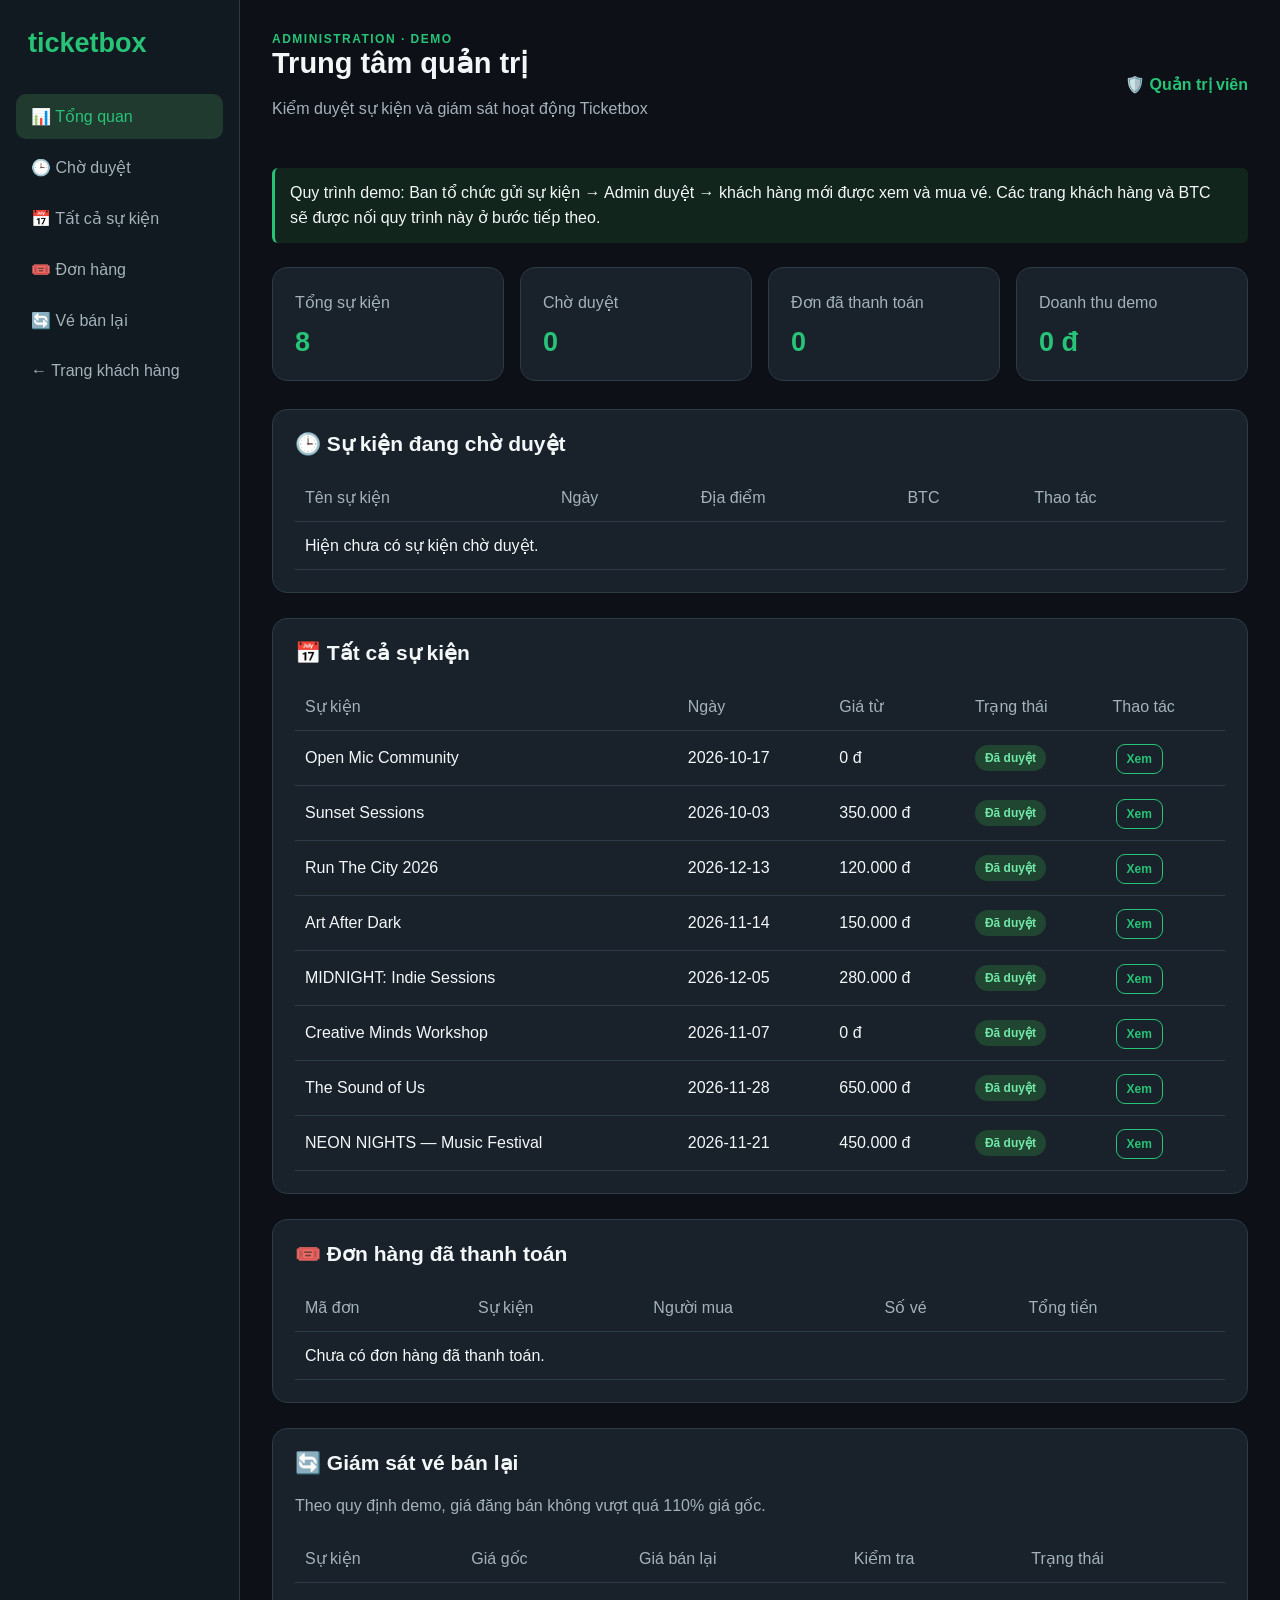
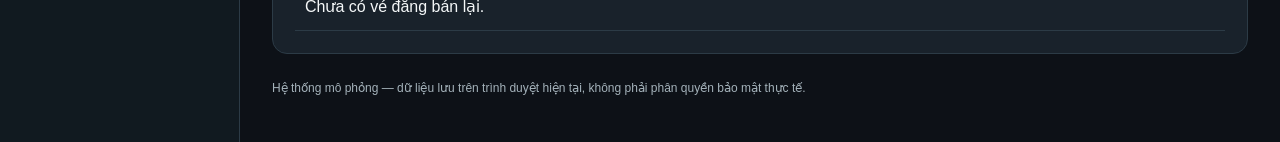
<file: admin.html>
<!DOCTYPE html>
<html lang="vi">
<head>
  <meta charset="UTF-8">
  <meta name="viewport" content="width=device-width, initial-scale=1">
  <title>Quản trị viên | Ticketbox Demo</title>

  <style>
    :root {
      --bg: #0d1117;
      --side: #111a20;
      --panel: #19222b;
      --line: #2c3b46;
      --green: #27c477;
      --text: #f4f7f8;
      --muted: #a4b2ba;
    }

    * { box-sizing: border-box; }

    html { scroll-behavior: smooth; }

    body {
      margin: 0;
      background: var(--bg);
      color: var(--text);
      font-family: Arial, sans-serif;
    }

    a {
      color: inherit;
      text-decoration: none;
    }

    button {
      font: inherit;
      cursor: pointer;
    }

    .layout {
      display: grid;
      grid-template-columns: 240px minmax(0, 1fr);
      min-height: 100vh;
    }

    .sidebar {
      background: var(--side);
      border-right: 1px solid var(--line);
      padding: 28px 16px;
    }

    .brand {
      display: block;
      color: var(--green);
      font-size: 27px;
      font-weight: 900;
      margin: 0 12px 35px;
    }

    .nav-link {
      display: block;
      padding: 13px 15px;
      margin-bottom: 6px;
      border-radius: 10px;
      color: var(--muted);
    }

    .nav-link:hover,
    .nav-link.active {
      background: #203a30;
      color: var(--green);
    }

    .main {
      padding: 32px;
      min-width: 0;
    }

    .topbar {
      display: flex;
      align-items: center;
      justify-content: space-between;
      gap: 15px;
      margin-bottom: 30px;
      flex-wrap: wrap;
    }

    h1 {
      margin: 0 0 8px;
      font-size: 29px;
    }

    h2 {
      margin: 0 0 18px;
      font-size: 21px;
    }

    .muted {
      color: var(--muted);
      line-height: 1.6;
    }

    .eyebrow {
      color: var(--green);
      font-size: 12px;
      letter-spacing: 1.5px;
      text-transform: uppercase;
      font-weight: bold;
    }

    .stats {
      display: grid;
      grid-template-columns: repeat(4, minmax(0, 1fr));
      gap: 16px;
      margin-bottom: 28px;
    }

    .stat,
    .panel {
      background: var(--panel);
      border: 1px solid var(--line);
      border-radius: 15px;
      padding: 22px;
    }

    .stat strong {
      display: block;
      color: var(--green);
      font-size: 27px;
      margin-top: 12px;
    }

    .panel { margin-bottom: 25px; }

    .table-wrap { overflow-x: auto; }

    table {
      width: 100%;
      border-collapse: collapse;
      min-width: 680px;
    }

    th, td {
      padding: 14px 10px;
      text-align: left;
      border-bottom: 1px solid var(--line);
      vertical-align: middle;
    }

    th {
      color: var(--muted);
      font-weight: normal;
    }

    .status {
      display: inline-block;
      padding: 6px 10px;
      border-radius: 30px;
      font-size: 12px;
      font-weight: bold;
    }

    .pending {
      background: #53421d;
      color: #ffd777;
    }

    .approved {
      background: #204632;
      color: #70e7a6;
    }

    .rejected {
      background: #503035;
      color: #ff9999;
    }

    .btn {
      background: var(--green);
      border: 1px solid var(--green);
      color: #07160f;
      border-radius: 9px;
      padding: 10px 14px;
      font-weight: bold;
    }

    .btn.outline {
      background: transparent;
      color: var(--green);
    }

    .btn.danger {
      background: transparent;
      border-color: #f18b8b;
      color: #f18b8b;
    }

    .btn.small {
      font-size: 12px;
      padding: 7px 10px;
      margin: 3px;
    }

    .note {
      border-left: 3px solid var(--green);
      padding: 12px 15px;
      background: #12251d;
      border-radius: 6px;
      margin-bottom: 24px;
      line-height: 1.6;
    }

    .role {
      color: var(--green);
      font-weight: bold;
    }

    .mini { font-size: 12px; }

    @media (max-width: 1050px) {
      .stats {
        grid-template-columns: repeat(2, 1fr);
      }
    }

    @media (max-width: 750px) {
      .layout {
        grid-template-columns: 1fr;
      }

      .sidebar {
        border-right: none;
        border-bottom: 1px solid var(--line);
        padding: 15px;
      }

      .brand { margin: 0 0 12px; }

      .nav-link {
        display: inline-block;
        margin: 3px;
      }

      .main { padding: 18px; }

      .stats { gap: 10px; }

      .stat { padding: 15px; }

      .stat strong { font-size: 21px; }
    }
  </style>
</head>

<body>
  <div class="layout">

    <aside class="sidebar">
      <a class="brand" href="admin.html">ticketbox</a>

      <a class="nav-link active" href="#dashboard">
        📊 Tổng quan
      </a>

      <a class="nav-link" href="#pending">
        🕒 Chờ duyệt
      </a>

      <a class="nav-link" href="#all-events">
        📅 Tất cả sự kiện
      </a>

      <a class="nav-link" href="#orders">
        🎟️ Đơn hàng
      </a>

      <a class="nav-link" href="#resales">
        🔄 Vé bán lại
      </a>
      
      <a class="nav-link" href="index.html">
        ← Trang khách hàng
      </a>
    </aside>

    <main class="main">

      <header class="topbar" id="dashboard">
        <div>
          <div class="eyebrow">
            Administration · Demo
          </div>

          <h1>Trung tâm quản trị</h1>

          <p class="muted">
            Kiểm duyệt sự kiện và giám sát hoạt động Ticketbox
          </p>
        </div>

        <div class="role">
          🛡️ Quản trị viên
        </div>
      </header>

      <div class="note">
        Quy trình demo: Ban tổ chức gửi sự kiện →
        Admin duyệt → khách hàng mới được xem và mua vé.
        Các trang khách hàng và BTC sẽ được nối quy trình
        này ở bước tiếp theo.
      </div>

      <section class="stats">
        <div class="stat">
          <span class="muted">Tổng sự kiện</span>
          <strong id="statEvents">0</strong>
        </div>

        <div class="stat">
          <span class="muted">Chờ duyệt</span>
          <strong id="statPending">0</strong>
        </div>

        <div class="stat">
          <span class="muted">Đơn đã thanh toán</span>
          <strong id="statOrders">0</strong>
        </div>

        <div class="stat">
          <span class="muted">Doanh thu demo</span>
          <strong id="statRevenue">0 đ</strong>
        </div>
      </section>

      <section class="panel" id="pending">
        <h2>🕒 Sự kiện đang chờ duyệt</h2>

        <div class="table-wrap">
          <table>
            <thead>
              <tr>
                <th>Tên sự kiện</th>
                <th>Ngày</th>
                <th>Địa điểm</th>
                <th>BTC</th>
                <th>Thao tác</th>
              </tr>
            </thead>

            <tbody id="pendingTable"></tbody>
          </table>
        </div>
      </section>

      <section class="panel" id="all-events">
        <h2>📅 Tất cả sự kiện</h2>

        <div class="table-wrap">
          <table>
            <thead>
              <tr>
                <th>Sự kiện</th>
                <th>Ngày</th>
                <th>Giá từ</th>
                <th>Trạng thái</th>
                <th>Thao tác</th>
              </tr>
            </thead>

            <tbody id="eventTable"></tbody>
          </table>
        </div>
      </section>

      <section class="panel" id="orders">
        <h2>🎟️ Đơn hàng đã thanh toán</h2>

        <div class="table-wrap">
          <table>
            <thead>
              <tr>
                <th>Mã đơn</th>
                <th>Sự kiện</th>
                <th>Người mua</th>
                <th>Số vé</th>
                <th>Tổng tiền</th>
              </tr>
            </thead>

            <tbody id="orderTable"></tbody>
          </table>
        </div>
      </section>

      <section class="panel" id="resales">
        <h2>🔄 Giám sát vé bán lại</h2>

        <p class="muted">
          Theo quy định demo, giá đăng bán không vượt quá
          110% giá gốc.
        </p>

        <div class="table-wrap">
          <table>
            <thead>
              <tr>
                <th>Sự kiện</th>
                <th>Giá gốc</th>
                <th>Giá bán lại</th>
                <th>Kiểm tra</th>
                <th>Trạng thái</th>
              </tr>
            </thead>

            <tbody id="resaleTable"></tbody>
          </table>
        </div>
      </section>

      <p class="muted mini">
        Hệ thống mô phỏng — dữ liệu lưu trên trình duyệt
        hiện tại, không phải phân quyền bảo mật thực tế.
      </p>

    </main>
  </div>

  <script src="data.js?v=4"></script>
  <script src="admin.js?v=1"></script>
</body>
</html>
</file>
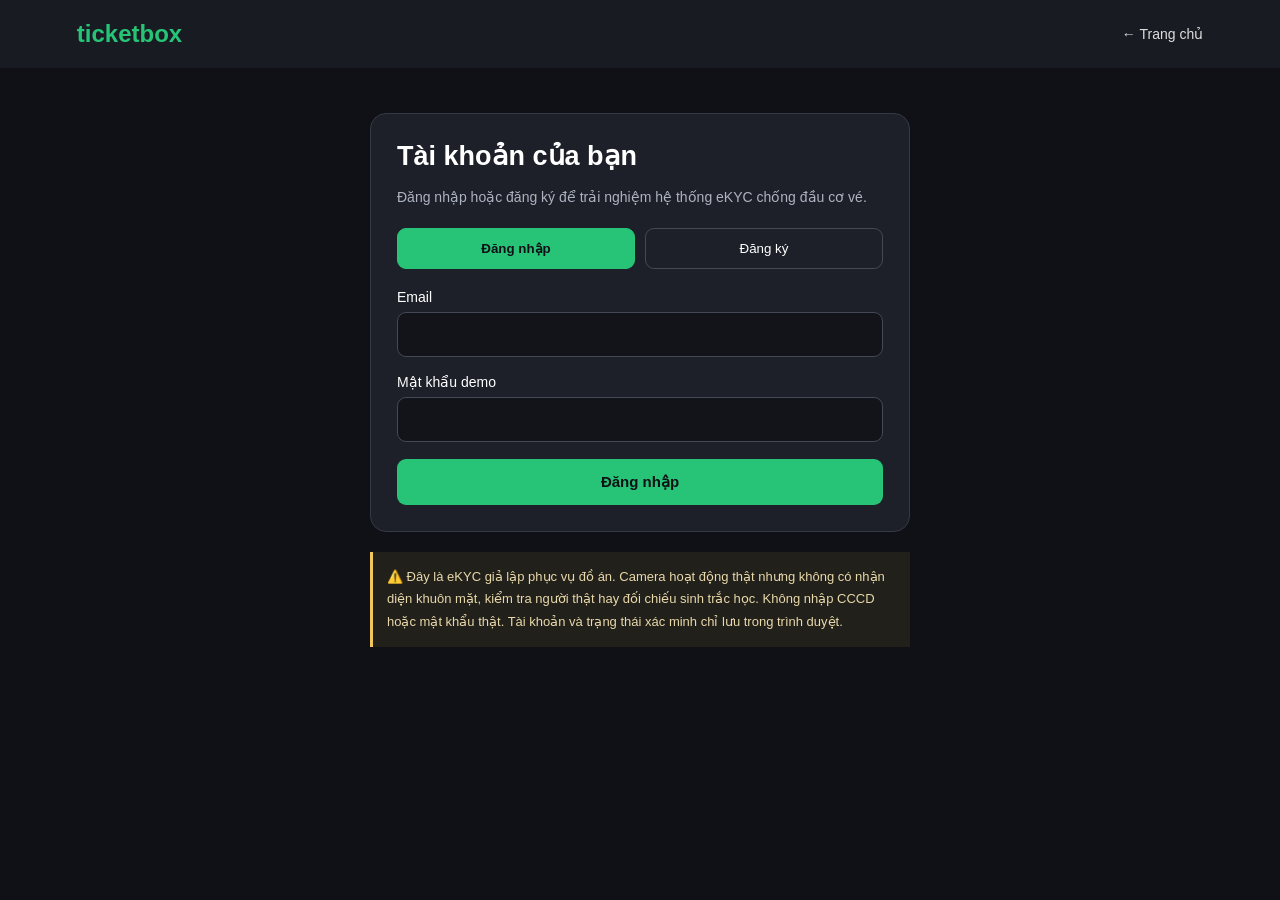
<file: auth.html>
<!DOCTYPE html>
<html lang="vi">
<head>
  <meta charset="UTF-8">
  <meta name="viewport"
        content="width=device-width, initial-scale=1">

  <title>Tài khoản & eKYC | Ticketbox</title>

  <style>
    * {
      box-sizing: border-box;
    }

    body {
      margin: 0;
      min-height: 100vh;
      font-family: Arial, sans-serif;
      background: #101116;
      color: #fff;
    }

    .topbar {
      padding: 20px 6%;
      background: #191b22;
      display: flex;
      align-items: center;
      justify-content: space-between;
      gap: 16px;
    }

    .brand {
      color: #27c477;
      font-size: 24px;
      font-weight: 800;
      text-decoration: none;
    }

    .back {
      color: #ddd;
      text-decoration: none;
      font-size: 14px;
    }

    .container {
      width: min(100% - 32px, 540px);
      margin: 45px auto;
    }

    .card {
      background: #1d2029;
      border: 1px solid #343944;
      border-radius: 16px;
      padding: 26px;
      margin-bottom: 20px;
    }

    h1 {
      margin: 0 0 10px;
      font-size: 27px;
    }

    h2 {
      margin-top: 0;
      font-size: 21px;
    }

    .muted {
      color: #adb3c0;
      font-size: 14px;
      line-height: 1.6;
    }

    .tabs,
    .actions,
    .steps {
      display: flex;
      gap: 10px;
      margin: 20px 0;
    }

    .tab {
      flex: 1;
      padding: 12px;
      border-radius: 9px;
      border: 1px solid #444956;
      background: transparent;
      color: #fff;
      cursor: pointer;
    }

    .tab.active {
      background: #27c477;
      color: #101116;
      border-color: #27c477;
      font-weight: bold;
    }

    .field {
      margin-bottom: 17px;
    }

    label {
      display: block;
      margin-bottom: 7px;
      font-size: 14px;
    }

    input,
    select {
      width: 100%;
      padding: 13px;
      background: #12141a;
      border: 1px solid #444956;
      border-radius: 9px;
      color: white;
      font-size: 15px;
    }

    input:focus,
    select:focus {
      outline: none;
      border-color: #27c477;
    }

    button {
      font-family: inherit;
      cursor: pointer;
    }

    button:disabled {
      opacity: .45;
      cursor: not-allowed;
    }

    button.primary {
      width: 100%;
      padding: 14px;
      background: #27c477;
      border: none;
      border-radius: 9px;
      color: #101116;
      font-size: 15px;
      font-weight: 800;
    }

    button.secondary {
      width: 100%;
      padding: 13px;
      background: transparent;
      border: 1px solid #555b68;
      border-radius: 9px;
      color: white;
      margin-top: 12px;
    }

    .hidden {
      display: none !important;
    }

    .message {
      padding: 12px;
      border-radius: 9px;
      margin-top: 16px;
      font-size: 14px;
      line-height: 1.5;
    }

    .message.success {
      color: #6be2a2;
      background: rgba(39, 196, 119, .1);
    }

    .message.error {
      color: #ff8e8e;
      background: rgba(255, 80, 80, .1);
    }

    .status {
      padding: 12px;
      border-radius: 9px;
      background: #303440;
      margin: 18px 0;
      font-weight: bold;
      line-height: 1.6;
    }

    .status.verified {
      color: #6be2a2;
      background: rgba(39, 196, 119, .1);
    }

    .step {
      flex: 1;
      padding: 10px 4px;
      background: #303440;
      border-radius: 8px;
      text-align: center;
      font-size: 12px;
      color: #b9c0cc;
    }

    .step.active {
      background: #194f36;
      color: #72efac;
    }

    .scan-box {
      padding: 25px 18px;
      background: #14251d;
      border: 2px dashed #368a5b;
      border-radius: 14px;
      text-align: center;
      margin: 20px 0;
    }

    .scan-icon {
      font-size: 56px;
    }

    .camera-frame {
      width: min(100%, 360px);
      aspect-ratio: 3 / 4;
      margin: 18px auto;
      position: relative;
      background: #080a0e;
      border: 2px solid #27c477;
      border-radius: 18px;
      overflow: hidden;
    }

    .camera-frame video,
    .camera-frame canvas {
      width: 100%;
      height: 100%;
      object-fit: cover;
      display: block;
    }

    .camera-frame video {
      transform: scaleX(-1);
    }

    .camera-overlay {
      position: absolute;
      inset: 13% 15%;
      border: 3px dashed rgba(39,196,119,.8);
      border-radius: 48%;
      pointer-events: none;
    }

    .camera-status {
      background: #303440;
      border-radius: 9px;
      padding: 12px;
      text-align: center;
      font-size: 13px;
      line-height: 1.6;
      margin: 15px 0;
    }

    .actions button {
      flex: 1;
    }

    .warning {
      padding: 14px;
      border-left: 3px solid #f1c65c;
      background: rgba(241,198,92,.08);
      font-size: 13px;
      line-height: 1.7;
      color: #e8d8aa;
      margin-bottom: 25px;
    }

    .continue-link {
      display: inline-block;
      color: #27c477;
      font-weight: bold;
      margin: 10px 0;
    }

    @media (max-width: 420px) {
      .card {
        padding: 18px;
      }

      .actions {
        flex-direction: column;
      }
    }
  </style>
</head>

<body>
  <header class="topbar">
    <a class="brand" href="index.html">ticketbox</a>
    <a class="back" href="index.html">← Trang chủ</a>
  </header>

  <main class="container">

    <!-- ĐĂNG NHẬP / ĐĂNG KÝ -->
    <section id="guestView" class="card">
      <h1>Tài khoản của bạn</h1>

      <p class="muted">
        Đăng nhập hoặc đăng ký để trải nghiệm
        hệ thống eKYC chống đầu cơ vé.
      </p>

      <div class="tabs">
        <button id="loginTab"
                class="tab active"
                type="button">
          Đăng nhập
        </button>

        <button id="registerTab"
                class="tab"
                type="button">
          Đăng ký
        </button>
      </div>

      <form id="loginForm">
        <div class="field">
          <label for="loginEmail">Email</label>
          <input id="loginEmail"
                 type="email"
                 required>
        </div>

        <div class="field">
          <label for="loginPassword">
            Mật khẩu demo
          </label>
          <input id="loginPassword"
                 type="password"
                 required>
        </div>

        <button class="primary" type="submit">
          Đăng nhập
        </button>
      </form>

      <form id="registerForm" class="hidden">
        <div class="field">
          <label for="registerName">Họ và tên</label>
          <input id="registerName" required>
        </div>

        <div class="field">
          <label for="registerEmail">Email</label>
          <input id="registerEmail"
                 type="email"
                 required>
        </div>

        <div class="field">
          <label for="registerPassword">
            Mật khẩu demo
          </label>
          <input id="registerPassword"
                 type="password"
                 minlength="6"
                 required>
        </div>

        <button class="primary" type="submit">
          Tạo tài khoản
        </button>
      </form>

      <div id="guestMessage"
           class="message hidden"
           role="status"></div>
    </section>

    <!-- TÀI KHOẢN -->
    <section id="accountView" class="card hidden">
      <h1>Hồ sơ tài khoản</h1>

      <p id="accountName" class="muted"></p>
      <p id="accountEmail" class="muted"></p>

      <div id="verificationStatus"
           class="status"></div>

      <div id="verifiedArea" class="hidden">
        <p class="muted">
          Bạn đã hoàn thành xác minh danh tính
          và có thể tiếp tục đặt vé.
        </p>

        <a id="continueLink"
           class="continue-link"
           href="index.html">
          → Tiếp tục mua vé
        </a>
      </div>

      <!-- E KYC -->
      <div id="ekycArea">
        <h2>Xác minh eKYC (DEMO)</h2>

        <p class="muted">
          Mô phỏng quét giấy tờ, chụp khuôn mặt
          bằng camera thật và kiểm tra trùng danh tính.
        </p>

        <div class="steps">
          <div id="indicator1" class="step active">
            1. Giấy tờ
          </div>

          <div id="indicator2" class="step">
            2. Khuôn mặt
          </div>

          <div id="indicator3" class="step">
            3. Kết quả
          </div>
        </div>

        <!-- BƯỚC 1 -->
        <div id="ekycStep1">
          <div class="scan-box">
            <div class="scan-icon">🪪</div>
            <h3>Quét giấy tờ (DEMO)</h3>
            <p class="muted">
              Chọn hồ sơ giấy tờ giả lập.
              Không sử dụng CCCD thật.
            </p>
          </div>

          <div class="field">
            <label for="profileSelect">
              Chọn hồ sơ mẫu
            </label>
            <select id="profileSelect"></select>
          </div>

          <div id="profileDetails"
               class="status"></div>

          <button id="scanDocument"
                  class="primary"
                  type="button">
            Quét giấy tờ →
          </button>
        </div>

        <!-- BƯỚC 2 -->
        <div id="ekycStep2" class="hidden">
          <h3>Chụp khuôn mặt bằng camera</h3>

          <p class="muted">
            Bật camera và đưa mặt vào khung.
            Ảnh chỉ dùng để minh họa,
            không được lưu hoặc tải lên.
          </p>

          <div class="camera-frame">
            <video id="faceVideo"
                   autoplay
                   muted
                   playsinline></video>

            <canvas id="faceCanvas"
                    class="hidden"></canvas>

            <div id="faceOverlay"
                 class="camera-overlay"></div>
          </div>

          <p id="cameraStatus"
             class="camera-status">
            Camera chưa được bật.
          </p>

          <div class="actions">
            <button id="startCamera"
                    class="primary"
                    type="button">
              📷 Bật camera
            </button>

            <button id="captureFace"
                    class="primary"
                    type="button"
                    disabled>
              Chụp ảnh
            </button>
          </div>

          <div class="actions">
            <button id="retakeFace"
                    class="secondary"
                    type="button"
                    disabled>
              Chụp lại
            </button>

            <button id="confirmFace"
                    class="primary"
                    type="button"
                    disabled>
              Xác nhận ảnh →
            </button>
          </div>

          <button id="backToDocument"
                  class="secondary"
                  type="button">
            ← Quay lại giấy tờ
          </button>
        </div>

        <!-- BƯỚC 3 -->
        <div id="ekycStep3" class="hidden">
          <div class="scan-box">
            <div class="scan-icon">🛡️</div>
            <h3>Đối chiếu danh tính</h3>

            <p class="muted">
              Đã hoàn tất chụp ảnh minh họa.
              Tiếp tục kiểm tra hồ sơ có bị
              sử dụng bởi tài khoản khác không.
            </p>
          </div>

          <button id="finishVerification"
                  class="primary"
                  type="button">
            Hoàn tất xác minh (DEMO)
          </button>

          <button id="restartVerification"
                  class="secondary"
                  type="button">
            ← Chọn hồ sơ khác
          </button>
        </div>
      </div>

      <div id="accountMessage"
           class="message hidden"
           role="status"></div>

      <button id="logoutButton"
              class="secondary"
              type="button">
        Đăng xuất
      </button>
    </section>

    <div class="warning">
      ⚠️ Đây là eKYC giả lập phục vụ đồ án.
      Camera hoạt động thật nhưng không có
      nhận diện khuôn mặt, kiểm tra người thật
      hay đối chiếu sinh trắc học.
      Không nhập CCCD hoặc mật khẩu thật.
      Tài khoản và trạng thái xác minh chỉ
      lưu trong trình duyệt.
    </div>
  </main>

  <script src="auth.js?v=2"></script>

  <script>
    "use strict";

    const $ = id => document.getElementById(id);

    let selectedProfileId = "";
    let cameraStream = null;
    let faceCaptured = false;
    let cameraRequestId = 0;

    const faceVideo = $("faceVideo");
    const faceCanvas = $("faceCanvas");

    function showMessage(id, message, success = false) {
      const el = $(id);
      el.textContent = message;
      el.className = "message " +
        (success ? "success" : "error");
    }

    function clearMessages() {
      ["guestMessage", "accountMessage"].forEach(id => {
        $(id).textContent = "";
        $(id).className = "message hidden";
      });
    }

    function showTab(tab) {
      clearMessages();

      const isLogin = tab === "login";

      $("loginForm").classList.toggle(
        "hidden", !isLogin
      );

      $("registerForm").classList.toggle(
        "hidden", isLogin
      );

      $("loginTab").classList.toggle(
        "active", isLogin
      );

      $("registerTab").classList.toggle(
        "active", !isLogin
      );
    }

    function stopCamera() {
      cameraRequestId++;

      if (cameraStream) {
        cameraStream.getTracks().forEach(
          track => track.stop()
        );

        cameraStream = null;
      }

      faceVideo.pause();
      faceVideo.srcObject = null;

      $("captureFace").disabled = true;
      $("startCamera").disabled = false;
    }

    function resetFace() {
      stopCamera();

      faceCaptured = false;

      $("confirmFace").disabled = true;
      $("retakeFace").disabled = true;

      faceVideo.classList.remove("hidden");
      faceCanvas.classList.add("hidden");
      $("faceOverlay").classList.remove("hidden");

      const context = faceCanvas.getContext("2d");

      if (context) {
        context.clearRect(
          0, 0,
          faceCanvas.width,
          faceCanvas.height
        );
      }

      // Giải phóng dữ liệu ảnh trong canvas.
      faceCanvas.width = 0;
      faceCanvas.height = 0;

      $("cameraStatus").textContent =
        "Camera chưa được bật.";
    }

    function setStep(step) {
      clearMessages();

      for (let i = 1; i <= 3; i++) {
        $("ekycStep" + i).classList.toggle(
          "hidden", i !== step
        );

        $("indicator" + i).classList.toggle(
          "active", i <= step
        );
      }
    }

    function populateProfiles() {
      const select = $("profileSelect");
      select.replaceChildren();

      TT_AUTH.getProfiles().forEach(profile => {
        const option = document.createElement("option");

        option.value = profile.id;
        option.textContent = profile.name;

        select.appendChild(option);
      });

      updateProfileDetails();
    }

    function updateProfileDetails() {
      const profile = TT_AUTH.getProfiles().find(
        item => item.id === $("profileSelect").value
      );

      selectedProfileId = profile?.id || "";

      $("profileDetails").textContent = profile
        ? "Họ tên mẫu: " + profile.name +
          "\nNăm sinh: " + profile.birthYear +
          "\nGiấy tờ: " + profile.document
        : "Không có hồ sơ mẫu.";

      $("profileDetails").style.whiteSpace =
        "pre-line";
    }

    function getReturnUrl() {
      const value = new URLSearchParams(
        location.search
      ).get("return");

      if (!value) return "index.html";

      // Chỉ chấp nhận URL nội bộ cùng thư mục.
      if (
        value.startsWith("/") ||
        value.startsWith("\\") ||
        value.includes("\\") ||
        value.includes(":") ||
        value.startsWith("//")
      ) {
        return "index.html";
      }

      try {
        const target = new URL(value, location.href);

        if (
          target.origin !== location.origin ||
          !target.pathname.startsWith(
            location.pathname.substring(
              0,
              location.pathname.lastIndexOf("/") + 1
            )
          )
        ) {
          return "index.html";
        }

        return target.href;
      } catch {
        return "index.html";
      }
    }

    function render() {
      resetFace();
      clearMessages();

      const user = TT_AUTH.getCurrentUser();

      $("guestView").classList.toggle(
        "hidden", Boolean(user)
      );

      $("accountView").classList.toggle(
        "hidden", !user
      );

      if (!user) return;

      $("accountName").textContent =
        "Họ tên: " + user.name;

      $("accountEmail").textContent =
        "Email: " + user.email;

      $("verificationStatus").textContent =
        user.verified
          ? "✓ Đã xác minh eKYC (DEMO)\n" +
            "Mã danh tính: " +
            (user.verifiedIdentityId || "")
          : "⚠ Chưa xác minh danh tính";

      $("verificationStatus").style.whiteSpace =
        "pre-line";

      $("verificationStatus").classList.toggle(
        "verified", Boolean(user.verified)
      );

      $("verifiedArea").classList.toggle(
        "hidden", !user.verified
      );

      $("ekycArea").classList.toggle(
        "hidden", Boolean(user.verified)
      );

      $("continueLink").href = getReturnUrl();

      if (!user.verified) {
        populateProfiles();
        setStep(1);
      }
    }

    async function startCamera() {
      resetFace();

      if (!navigator.mediaDevices?.getUserMedia) {
        $("cameraStatus").textContent =
          "Trình duyệt không hỗ trợ camera " +
          "hoặc website không chạy qua HTTPS.";
        return;
      }

      const requestId = ++cameraRequestId;

      $("startCamera").disabled = true;
      $("cameraStatus").textContent =
        "Đang yêu cầu quyền camera...";

      try {
        const stream =
          await navigator.mediaDevices.getUserMedia({
            audio: false,
            video: {
              facingMode: "user",
              width: { ideal: 640 },
              height: { ideal: 480 }
            }
          });

        // Nếu đã rời bước camera trong lúc chờ quyền,
        // không được bật camera trở lại.
        if (
          requestId !== cameraRequestId ||
          $("ekycStep2").classList.contains("hidden")
        ) {
          stream.getTracks().forEach(
            track => track.stop()
          );
          return;
        }

        cameraStream = stream;
        faceVideo.srcObject = stream;

        await faceVideo.play();

        if (requestId !== cameraRequestId) {
          stream.getTracks().forEach(
            track => track.stop()
          );
          return;
        }

        $("captureFace").disabled = false;
        $("cameraStatus").textContent =
          "✓ Camera đã bật. Đưa mặt vào khung " +
          "và bấm Chụp ảnh.";
      } catch (error) {
        let message = "Không thể bật camera.";

        if (error.name === "NotAllowedError") {
          message =
            "Bạn đã từ chối quyền camera. " +
            "Hãy cho phép camera trong trình duyệt.";
        } else if (error.name === "NotFoundError") {
          message = "Không tìm thấy camera.";
        } else if (error.name === "NotReadableError") {
          message =
            "Camera đang được ứng dụng khác sử dụng.";
        }

        if (requestId === cameraRequestId) {
          $("cameraStatus").textContent = message;
          stopCamera();
        }
      } finally {
        if (requestId === cameraRequestId) {
          $("startCamera").disabled = false;
        }
      }
    }

    $("loginTab").addEventListener("click", () => {
      showTab("login");
    });

    $("registerTab").addEventListener("click", () => {
      showTab("register");
    });

    $("registerForm").addEventListener(
      "submit", event => {
        event.preventDefault();

        try {
          TT_AUTH.register({
            name: $("registerName").value,
            email: $("registerEmail").value,
            password: $("registerPassword").value
          });

          $("registerForm").reset();
          render();
        } catch (error) {
          showMessage(
            "guestMessage", error.message
          );
        }
      }
    );

    $("loginForm").addEventListener(
      "submit", event => {
        event.preventDefault();

        try {
          TT_AUTH.login(
            $("loginEmail").value,
            $("loginPassword").value
          );

          $("loginForm").reset();
          render();
        } catch (error) {
          showMessage(
            "guestMessage", error.message
          );
        }
      }
    );

    $("profileSelect").addEventListener(
      "change", updateProfileDetails
    );

    $("scanDocument").addEventListener(
      "click", () => {
        updateProfileDetails();

        if (!selectedProfileId) {
          showMessage(
            "accountMessage",
            "Vui lòng chọn hồ sơ mẫu."
          );
          return;
        }

        setStep(2);
      }
    );

    $("startCamera").addEventListener(
      "click", startCamera
    );

    $("captureFace").addEventListener(
      "click", () => {
        if (
          !cameraStream ||
          !faceVideo.videoWidth ||
          !faceVideo.videoHeight
        ) {
          $("cameraStatus").textContent =
            "Camera chưa sẵn sàng.";
          return;
        }

        const width = faceVideo.videoWidth;
        const height = faceVideo.videoHeight;

        faceCanvas.width = width;
        faceCanvas.height = height;

        const context = faceCanvas.getContext("2d");

        context.translate(width, 0);
        context.scale(-1, 1);

        context.drawImage(
          faceVideo, 0, 0, width, height
        );

        context.setTransform(1, 0, 0, 1, 0, 0);

        faceCaptured = true;
        stopCamera();

        faceVideo.classList.add("hidden");
        faceCanvas.classList.remove("hidden");
        $("faceOverlay").classList.add("hidden");

        $("confirmFace").disabled = false;
        $("retakeFace").disabled = false;

        $("cameraStatus").textContent =
          "✓ Đã chụp ảnh. Kiểm tra ảnh " +
          "và bấm Xác nhận ảnh.";
      }
    );

    $("retakeFace").addEventListener(
      "click", startCamera
    );

    $("confirmFace").addEventListener(
      "click", () => {
        if (!faceCaptured) return;

        resetFace();
        setStep(3);
      }
    );

    $("backToDocument").addEventListener(
      "click", () => {
        resetFace();
        setStep(1);
      }
    );

    $("restartVerification").addEventListener(
      "click", () => {
        resetFace();
        setStep(1);
      }
    );

    $("finishVerification").addEventListener(
      "click", () => {
        try {
          TT_AUTH.verifyProfile(selectedProfileId);

          render();

          showMessage(
            "accountMessage",
            "✓ eKYC giả lập thành công! " +
            "Hệ thống đã cấp mã danh tính.",
            true
          );
        } catch (error) {
          showMessage(
            "accountMessage",
            error.message
          );
        }
      }
    );

    $("logoutButton").addEventListener(
      "click", () => {
        resetFace();
        TT_AUTH.logout();
        render();
      }
    );

    window.addEventListener(
      "pagehide", resetFace
    );

    document.addEventListener(
      "visibilitychange", () => {
        if (document.hidden) {
          stopCamera();
        }
      }
    );

    render();
  </script>
</body>
</html>
</file>
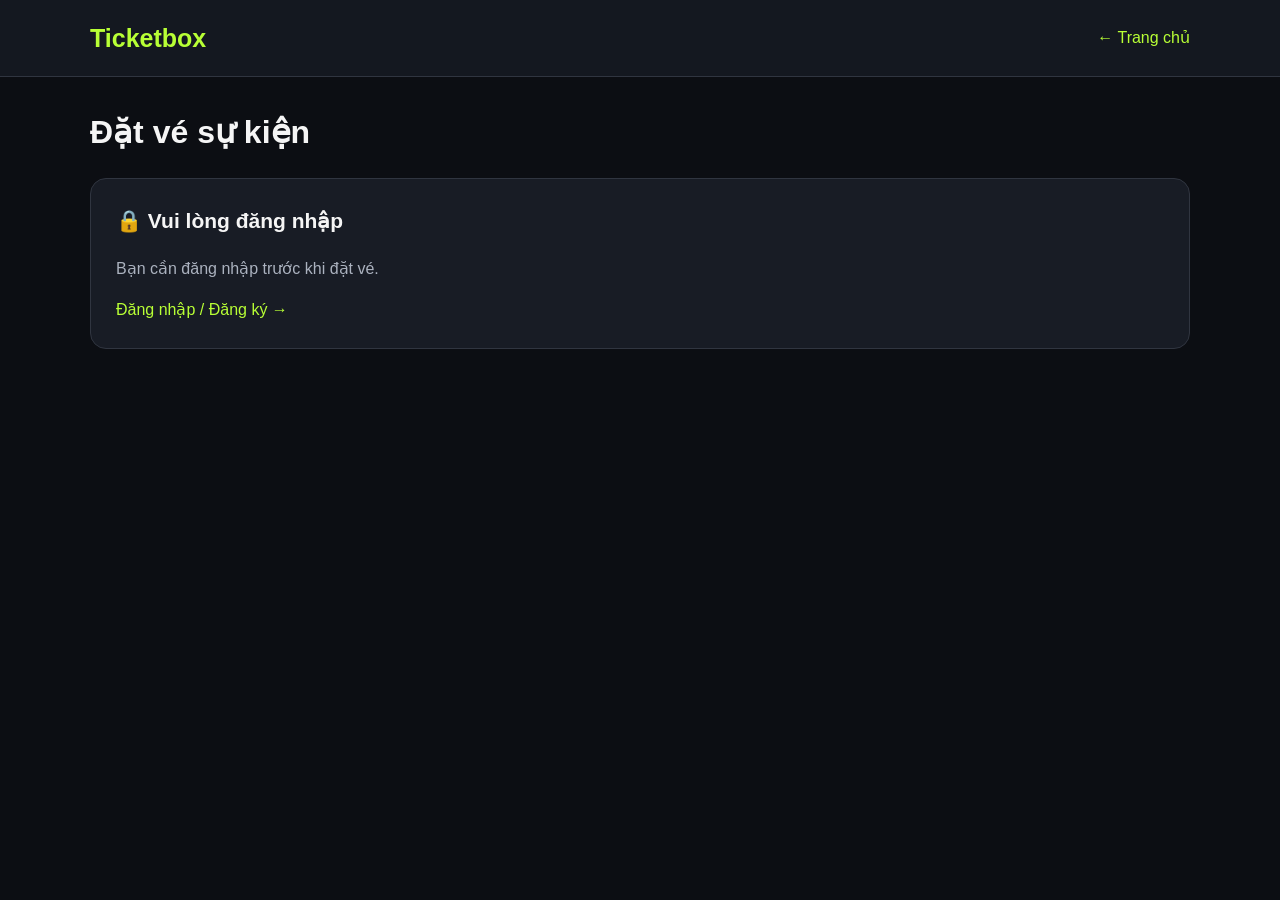
<file: checkout.html>
<!DOCTYPE html>
<html lang="vi">
<head>
  <meta charset="UTF-8">
  <meta name="viewport" content="width=device-width, initial-scale=1.0">
  <title>Đặt vé | Ticketbox</title>
  <link rel="icon" href="data:,">
  <style>
    * { box-sizing: border-box; }
    body {
      margin: 0;
      background: #0c0e13;
      color: #f5f5f5;
      font-family: Arial, sans-serif;
      line-height: 1.6;
    }
    a { color: #b8ff35; text-decoration: none; }
    .container { width: min(1100px, 92%); margin: auto; }
    header {
      background: #141820;
      border-bottom: 1px solid #303540;
      padding: 18px 0;
    }
    .header-inner {
      display: flex;
      align-items: center;
      justify-content: space-between;
      gap: 16px;
    }
    .logo { font-size: 25px; font-weight: bold; }
    h1 { margin: 30px 0 20px; }
    h2 { margin: 0 0 18px; font-size: 21px; }
    .layout {
      display: grid;
      grid-template-columns: minmax(0, 1.6fr) minmax(280px, 1fr);
      gap: 24px;
      padding-bottom: 60px;
    }
    .box {
      background: #181c25;
      border: 1px solid #303540;
      border-radius: 16px;
      padding: 25px;
      margin-bottom: 20px;
    }
    .muted { color: #abb2bf; }
    .ticket-row {
      display: flex;
      align-items: center;
      justify-content: space-between;
      gap: 16px;
      padding: 18px 0;
      border-bottom: 1px solid #343944;
    }
    .ticket-row:last-child { border-bottom: none; }
    .ticket-price { color: #b8ff35; font-weight: bold; }
    .quantity {
      display: flex;
      align-items: center;
      gap: 13px;
    }
    .quantity button {
      width: 35px;
      height: 35px;
      background: #2b313d;
      border: 1px solid #4a5260;
      color: white;
      border-radius: 8px;
      cursor: pointer;
      font-size: 20px;
    }
    .quantity button:disabled {
      opacity: .35;
      cursor: not-allowed;
    }
    .quantity span { min-width: 20px; text-align: center; }
    .form-group { margin-bottom: 16px; }
    label { display: block; margin-bottom: 6px; font-weight: bold; }
    input {
      width: 100%;
      padding: 13px;
      background: #10141c;
      border: 1px solid #434b59;
      border-radius: 9px;
      color: white;
      font-size: 15px;
    }
    input:focus { outline: 2px solid #b8ff35; }
    .summary-row {
      display: flex;
      justify-content: space-between;
      gap: 16px;
      margin: 13px 0;
    }
    .total {
      color: #b8ff35;
      font-size: 26px;
      font-weight: bold;
    }
    .button {
      width: 100%;
      padding: 15px;
      background: #b8ff35;
      border: none;
      border-radius: 10px;
      color: #10140a;
      font-size: 16px;
      font-weight: bold;
      cursor: pointer;
      margin-top: 16px;
    }
    .button:disabled {
      opacity: .4;
      cursor: not-allowed;
    }
    .success { text-align: center; padding: 30px 0; }
    .success h2 { color: #b8ff35; }
    .success a { display: inline-block; margin-top: 14px; }
    .error { color: #ff9090; }
    @media (max-width: 760px) {
      .layout { grid-template-columns: 1fr; }
      .box { padding: 19px; }
      .ticket-row { flex-wrap: wrap; }
    }
    
/* SƠ ĐỒ KHU VỰC VÉ */
.seatmap {
  background: #111729;
  border: 1px solid #303c5c;
  border-radius: 16px;
  padding: 20px;
  margin: 18px 0;
}

.stage {
  background: #696e7b;
  color: white;
  text-align: center;
  padding: 17px;
  border-radius: 7px;
  font-weight: bold;
  margin-bottom: 15px;
}

.zone-grid {
  display: grid;
  grid-template-columns: repeat(3, 1fr);
  gap: 10px;
}

.zone {
  border: 2px solid transparent;
  border-radius: 8px;
  padding: 16px 7px;
  color: white;
  cursor: pointer;
  text-align: center;
  min-height: 78px;
  transition: .2s;
}

.zone strong,
.zone small {
  display: block;
}

.zone small {
  margin-top: 5px;
  font-size: 12px;
}

.zone:hover {
  transform: translateY(-3px);
  filter: brightness(1.15);
}

.zone.active {
  border-color: #b8ff35;
  box-shadow: 0 0 0 2px #b8ff3540;
}

.zone:disabled {
  opacity: .4;
  cursor: not-allowed;
}

.zone:nth-child(4n+1) { background: #334c9e; }
.zone:nth-child(4n+2) { background: #55b2df; }
.zone:nth-child(4n+3) { background: #605cf0; }
.zone:nth-child(4n+4) { background: #394b83; }

.zone-hint {
  margin-top: 12px;
  color: #aeb7c9;
  font-size: 13px;
  text-align: center;
}

@media (max-width: 520px) {
  .zone-grid { grid-template-columns: repeat(2, 1fr); }
  .zone { padding: 12px 5px; }
}

  </style>
</head>
<body>
  <header>
    <div class="container header-inner">
      <a href="index.html" class="logo">Ticketbox</a>
      <a href="index.html">← Trang chủ</a>
    </div>
  </header>

  <main class="container">
    <h1>Đặt vé sự kiện</h1>
    <div id="checkoutApp">
      <p class="muted">Đang tải thông tin đặt vé...</p>
    </div>
  </main>

  <script src="data.js?v=4"></script>
<script src="auth.js?v=2"></script>
<script src="checkout.js?v=12"></script>
</body>
</html>
</file>
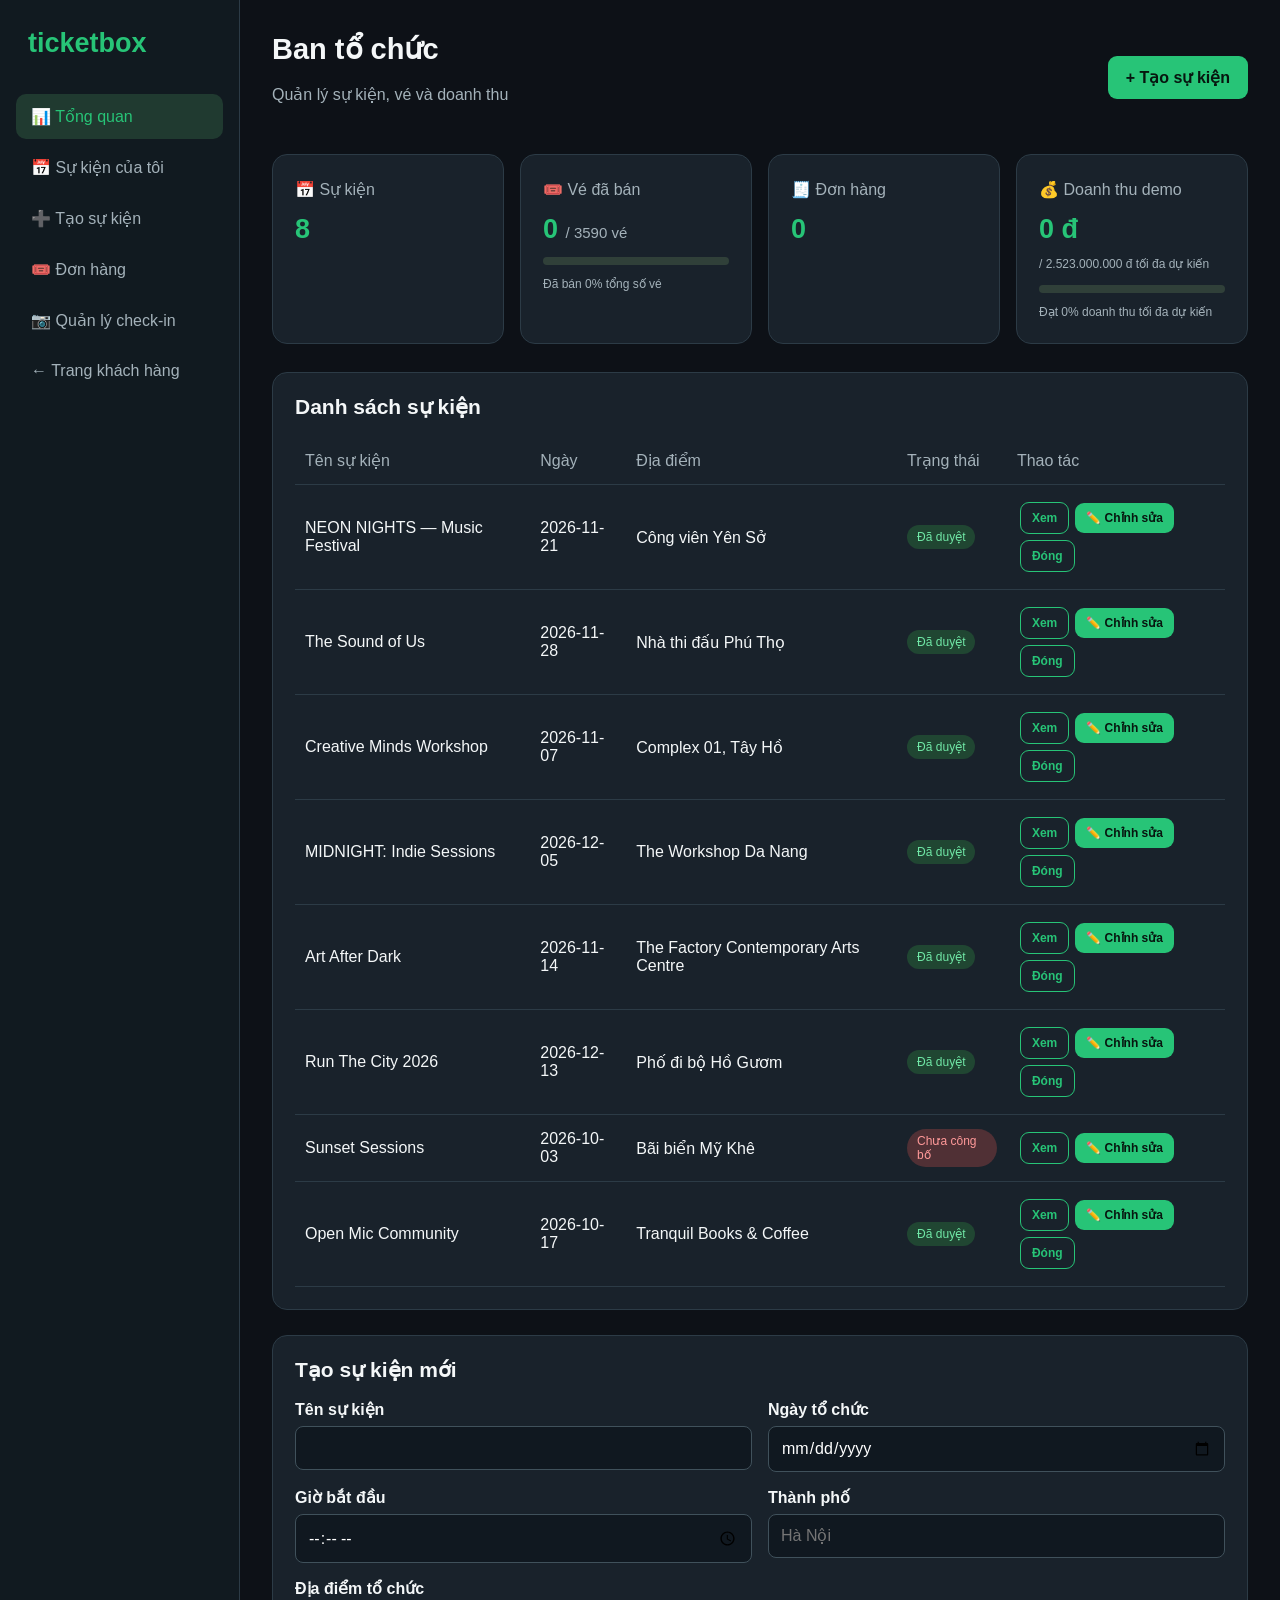
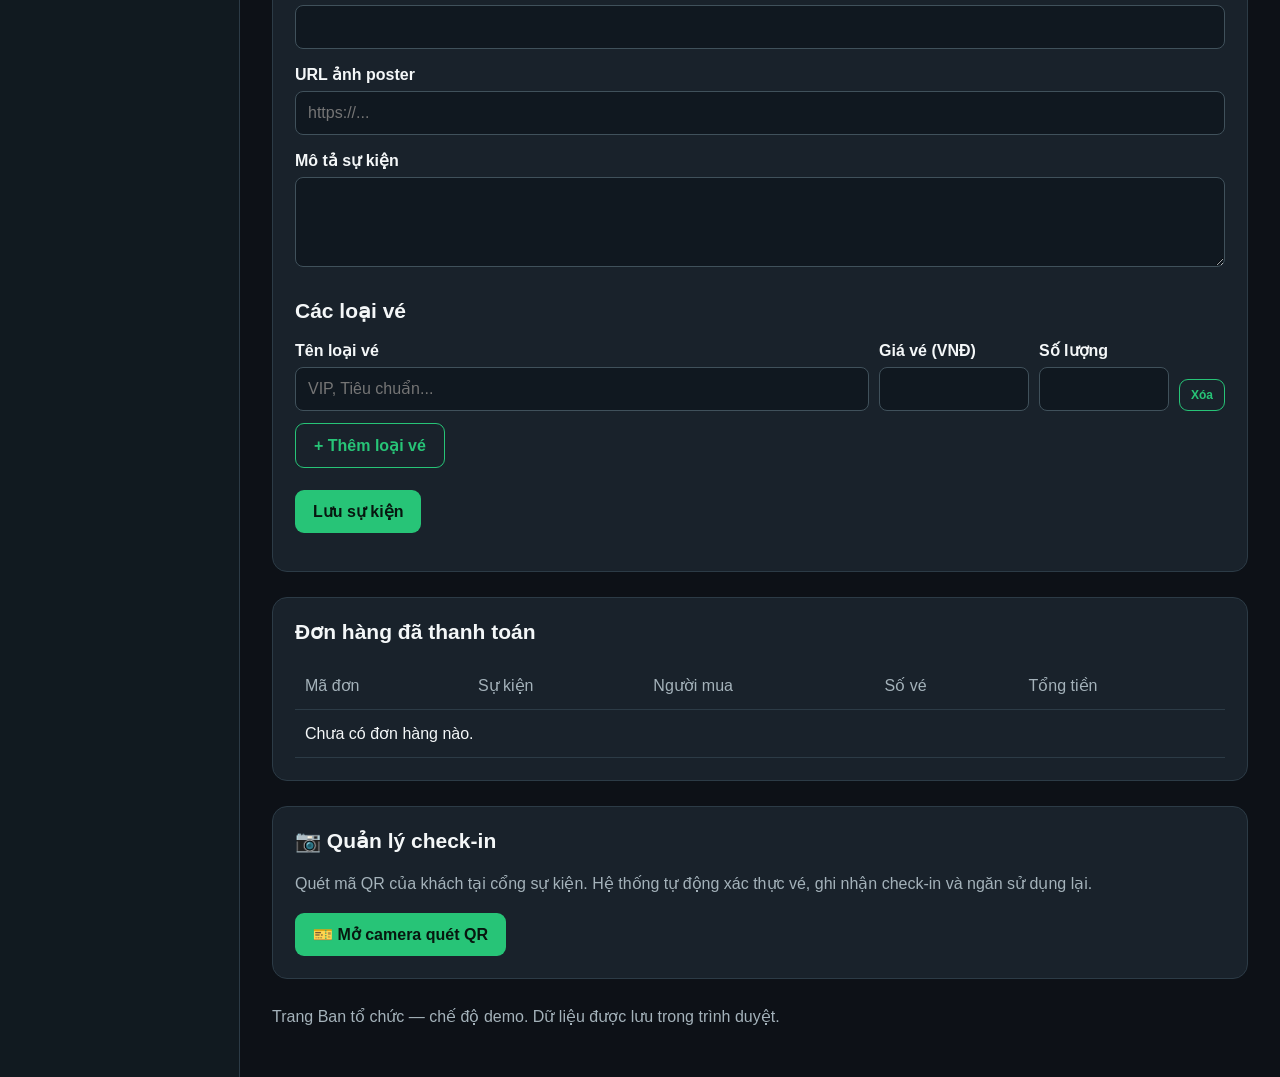
<file: organizer.html>
<!DOCTYPE html>
<html lang="vi">
<head>
  <meta charset="UTF-8">
  <meta name="viewport" content="width=device-width, initial-scale=1.0">
  <title>Ban tổ chức | Ticketbox</title>

  <style>
    :root {
      --bg: #0d1117;
      --sidebar: #111a20;
      --panel: #19222b;
      --border: #2c3b46;
      --green: #27c477;
      --text: #f4f7f8;
      --muted: #a4b2ba;
    }

    * { box-sizing: border-box; }

    body {
      margin: 0;
      background: var(--bg);
      color: var(--text);
      font-family: Arial, sans-serif;
    }

    a { color: inherit; text-decoration: none; }

    button, input, select, textarea {
      font: inherit;
    }

    button { cursor: pointer; }

    .layout {
      display: grid;
      grid-template-columns: 240px minmax(0, 1fr);
      min-height: 100vh;
    }

    .sidebar {
      background: var(--sidebar);
      border-right: 1px solid var(--border);
      padding: 28px 16px;
    }

    .brand {
      display: block;
      color: var(--green);
      font-size: 27px;
      font-weight: 900;
      margin: 0 12px 35px;
    }

    .nav-link {
      display: block;
      padding: 13px 15px;
      margin-bottom: 6px;
      border-radius: 10px;
      color: var(--muted);
    }

    .nav-link:hover,
    .nav-link.active {
      background: #203a30;
      color: var(--green);
    }

    .main {
      padding: 32px;
      min-width: 0;
    }

    .topbar {
      display: flex;
      align-items: center;
      justify-content: space-between;
      gap: 15px;
      margin-bottom: 30px;
    }

    h1 { margin: 0 0 8px; font-size: 29px; }
    h2 { margin: 0 0 18px; font-size: 21px; }

    .muted {
      color: var(--muted);
      line-height: 1.6;
    }

    .btn {
      display: inline-block;
      background: var(--green);
      color: #07160f;
      border: none;
      border-radius: 9px;
      padding: 12px 18px;
      font-weight: 700;
    }

    .btn.outline {
      background: transparent;
      color: var(--green);
      border: 1px solid var(--green);
    }

    .btn.small {
      padding: 8px 11px;
      font-size: 12px;
    }

    .stats {
      display: grid;
      grid-template-columns: repeat(4, minmax(0, 1fr));
      gap: 16px;
      margin-bottom: 28px;
    }

    .stat, .panel {
      background: var(--panel);
      border: 1px solid var(--border);
      border-radius: 15px;
      padding: 22px;
    }

    .stat strong {
      display: block;
      color: var(--green);
      font-size: 27px;
      margin-top: 12px;
    }

    .panel { margin-bottom: 25px; }

    .table-wrap { overflow-x: auto; }

    table {
      width: 100%;
      border-collapse: collapse;
      min-width: 650px;
    }

    th, td {
      padding: 14px 10px;
      text-align: left;
      border-bottom: 1px solid var(--border);
    }

    th {
      color: var(--muted);
      font-weight: 400;
    }

    .status {
      display: inline-block;
      padding: 5px 10px;
      border-radius: 20px;
      background: #204632;
      color: #70e7a6;
      font-size: 12px;
    }

    .status.closed {
      background: #503035;
      color: #ff9999;
    }

    .form-grid {
      display: grid;
      grid-template-columns: repeat(2, minmax(0, 1fr));
      gap: 16px;
    }

    label {
      display: block;
      margin-bottom: 7px;
      font-weight: bold;
    }

    input, select, textarea {
      width: 100%;
      padding: 12px;
      background: #101820;
      border: 1px solid #40515b;
      border-radius: 8px;
      color: white;
    }

    textarea {
      min-height: 90px;
      resize: vertical;
    }

    .full { grid-column: 1 / -1; }

    .ticket-row {
      display: grid;
      grid-template-columns: 1fr 150px 130px auto;
      gap: 10px;
      align-items: end;
      margin-bottom: 12px;
    }

    .message {
      color: var(--green);
      margin-top: 15px;
      font-weight: bold;
    }
.progress {
  height: 8px;
  background: #304039;
  border-radius: 20px;
  overflow: hidden;
  margin-top: 12px;
}

.progress-fill {
  height: 100%;
  width: 0%;
  background: linear-gradient(90deg, #179c60, #27c477);
  border-radius: inherit;
  transition: width 0.4s ease;
}

.stat-detail {
  display: block;
  color: var(--muted);
  font-size: 12px;
  margin-top: 10px;
  line-height: 1.5;
}

.stat-total {
  color: var(--muted);
  font-size: 15px;
  font-weight: normal;
}
    @media (max-width: 1050px) {
      .stats {
        grid-template-columns: repeat(2, 1fr);
      }
    }

    @media (max-width: 750px) {
      .layout { grid-template-columns: 1fr; }

      .sidebar {
        border-right: none;
        border-bottom: 1px solid var(--border);
        padding: 15px;
      }

      .brand { margin: 0 0 12px; }

      .nav-link {
        display: inline-block;
        margin: 3px;
      }

      .main { padding: 18px; }
      .form-grid { grid-template-columns: 1fr; }

      .ticket-row {
        grid-template-columns: 1fr 1fr;
      }

      .topbar { flex-wrap: wrap; }
    }
  </style>
</head>

<body>
  <div class="layout">

    <aside class="sidebar">
      <a href="organizer.html" class="brand">
        ticketbox
      </a>

      <a href="#dashboard" class="nav-link active">
        📊 Tổng quan
      </a>

      <a href="#events" class="nav-link">
        📅 Sự kiện của tôi
      </a>

      <a href="#create" class="nav-link">
        ➕ Tạo sự kiện
      </a>

      <a href="#orders" class="nav-link">
        🎟️ Đơn hàng
      </a>
<a href="#checkin" class="nav-link">
  📷 Quản lý check-in
</a>
      <a href="index.html" class="nav-link">
        ← Trang khách hàng
      </a>
    </aside>

    <main class="main">

      <header class="topbar" id="dashboard">
        <div>
          <h1>Ban tổ chức</h1>
          <p class="muted">
            Quản lý sự kiện, vé và doanh thu
          </p>
        </div>

        <a href="#create" class="btn">
          + Tạo sự kiện
        </a>
      </header>

   <section class="stats">

  <div class="stat">
    <span class="muted">📅 Sự kiện</span>
    <strong id="statEvents">0</strong>
  </div>

  <div class="stat">
    <span class="muted">🎟️ Vé đã bán</span>

    <strong>
      <span id="statTickets">0</span>
      <span class="stat-total">
        / <span id="statTicketCapacity">0</span> vé
      </span>
    </strong>

    <div class="progress">
      <div class="progress-fill" id="ticketProgress"></div>
    </div>

    <span class="stat-detail" id="ticketProgressText">
      Đã bán 0% tổng số vé
    </span>
  </div>

  <div class="stat">
    <span class="muted">🧾 Đơn hàng</span>
    <strong id="statOrders">0</strong>
  </div>

  <div class="stat">
    <span class="muted">💰 Doanh thu demo</span>

    <strong id="statRevenue">0 đ</strong>

    <span class="stat-detail">
      / <span id="statRevenuePotential">0 đ</span>
      tối đa dự kiến
    </span>

    <div class="progress">
      <div class="progress-fill" id="revenueProgress"></div>
    </div>

    <span class="stat-detail" id="revenueProgressText">
      Đạt 0% doanh thu tối đa dự kiến
    </span>
  </div>

</section>

</section>

<section class="panel" id="events">
  <h2>Danh sách sự kiện</h2>
        <div class="table-wrap">
          <table>
            <thead>
              <tr>
                <th>Tên sự kiện</th>
                <th>Ngày</th>
                <th>Địa điểm</th>
                <th>Trạng thái</th>
                <th>Thao tác</th>
              </tr>
            </thead>
            <tbody id="eventTable"></tbody>
          </table>
        </div>
      </section>

      <section class="panel" id="create">
        <h2>Tạo sự kiện mới</h2>

        <form id="eventForm">
          <div class="form-grid">

            <div>
              <label for="eventName">
                Tên sự kiện
              </label>
              <input id="eventName" required>
            </div>

            <div>
              <label for="eventDate">
                Ngày tổ chức
              </label>
              <input
                id="eventDate"
                type="date"
                required
              >
            </div>

            <div>
              <label for="eventTime">
                Giờ bắt đầu
              </label>
              <input
                id="eventTime"
                type="time"
                required
              >
            </div>

            <div>
              <label for="eventCity">
                Thành phố
              </label>
              <input
                id="eventCity"
                placeholder="Hà Nội"
                required
              >
            </div>

            <div class="full">
              <label for="eventVenue">
                Địa điểm tổ chức
              </label>
              <input id="eventVenue" required>
            </div>

            <div class="full">
              <label for="eventImage">
                URL ảnh poster
              </label>
              <input
                id="eventImage"
                type="url"
                placeholder="https://..."
              >
            </div>

            <div class="full">
              <label for="eventDescription">
                Mô tả sự kiện
              </label>
              <textarea id="eventDescription"></textarea>
            </div>

          </div>

          <h2 style="margin-top:28px">
            Các loại vé
          </h2>

          <div id="ticketRows"></div>

          <button
            type="button"
            id="addTicket"
            class="btn outline"
          >
            + Thêm loại vé
          </button>

          <div style="margin-top:22px">
            <button type="submit" class="btn">
              Lưu sự kiện
            </button>
          </div>

          <p id="formMessage" class="message"></p>
        </form>
      </section>

      <section class="panel" id="orders">
        <h2>Đơn hàng đã thanh toán</h2>

        <div class="table-wrap">
          <table>
            <thead>
              <tr>
                <th>Mã đơn</th>
                <th>Sự kiện</th>
                <th>Người mua</th>
                <th>Số vé</th>
                <th>Tổng tiền</th>
              </tr>
            </thead>
            <tbody id="orderTable"></tbody>
          </table>
        </div>
      </section>
<section class="panel" id="checkin">
  <h2>📷 Quản lý check-in</h2>

  <p class="muted">
    Quét mã QR của khách tại cổng sự kiện.
    Hệ thống tự động xác thực vé,
    ghi nhận check-in và ngăn sử dụng lại.
  </p>

  <a href="checkin.html" class="btn">
    🎫 Mở camera quét QR
  </a>
</section>
      <p class="muted">
        Trang Ban tổ chức — chế độ demo.
        Dữ liệu được lưu trong trình duyệt.
      </p>

    </main>
  </div>

  <script src="data.js?v=4"></script>
  <script src="organizer.js?v=13"></script>
</body>
</html>
</file>
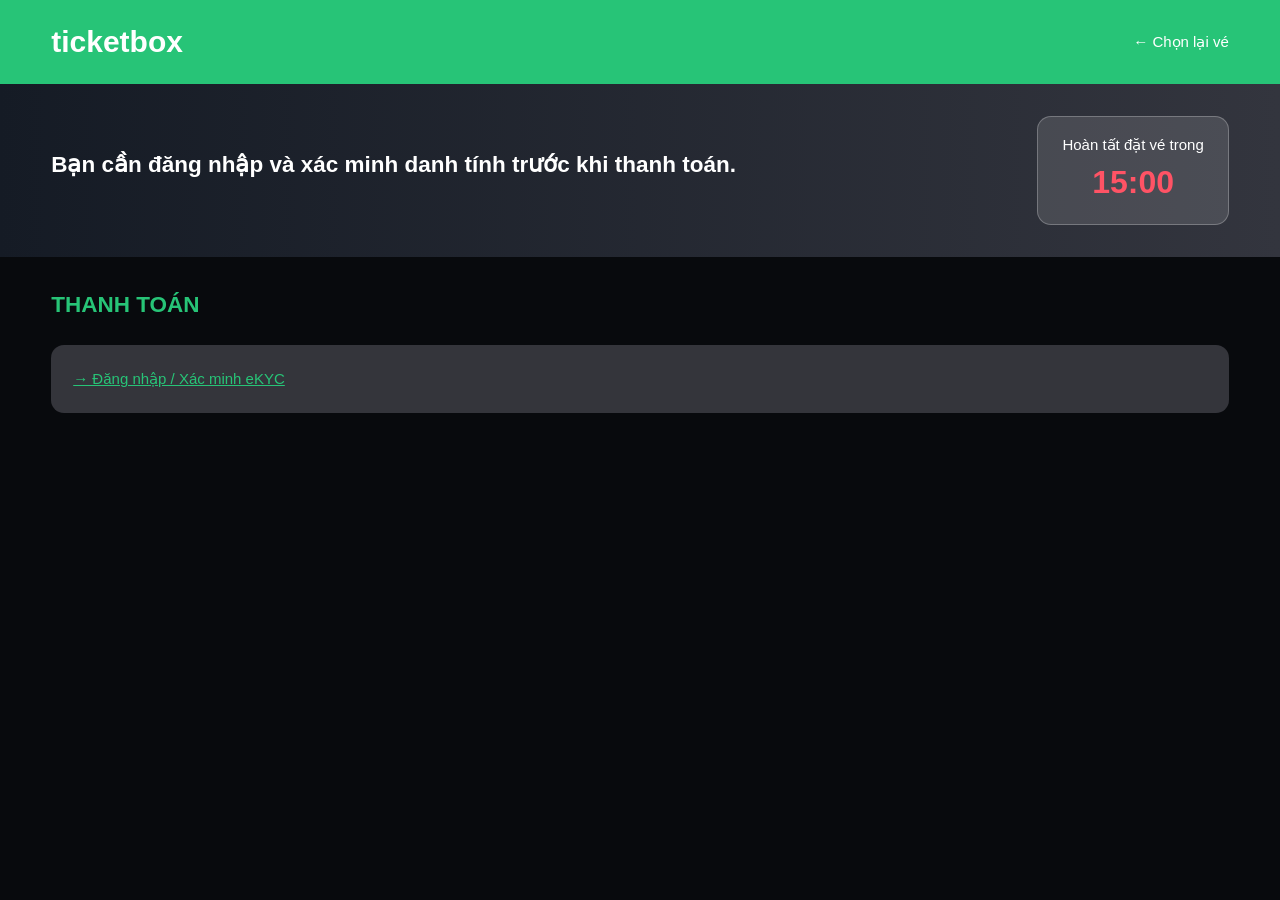
<file: payment.html>
<!DOCTYPE html>
<html lang="vi">
<head>
  <meta charset="UTF-8">
  <meta name="viewport" content="width=device-width, initial-scale=1">
  <title>Thanh toán | Ticketbox</title>
  <link rel="icon" href="data:,">
  <style>
    :root {
      --green: #27c477;
      --dark: #080a0d;
      --panel: #34353b;
      --muted: #b8bbc4;
    }

    * { box-sizing: border-box; }

    body {
      margin: 0;
      background: var(--dark);
      color: white;
      font: 15px/1.6 Arial, sans-serif;
    }

    button, input { font: inherit; }

    .container {
      width: min(1200px, 92%);
      margin: auto;
    }

    .topbar {
      background: var(--green);
      padding: 18px 0;
    }

    .topbar-inner {
      display: flex;
      justify-content: space-between;
      align-items: center;
    }

    .logo {
      color: white;
      font-size: 30px;
      font-weight: bold;
      text-decoration: none;
    }

    .back {
      color: white;
      text-decoration: none;
    }

    .hero {
      background: linear-gradient(
        90deg,
        #151b25,
        #33353e
      );
      padding: 32px 0;
    }

    .hero-inner {
      display: flex;
      justify-content: space-between;
      align-items: center;
      gap: 24px;
    }

    .hero h1 { margin: 0 0 12px; }

    .hero p { margin: 5px 0; }

    .timer-box {
      background: #ffffff20;
      border: 1px solid #ffffff40;
      padding: 16px 24px;
      border-radius: 14px;
      text-align: center;
      min-width: 190px;
    }

    .timer {
      font-size: 32px;
      font-weight: bold;
      color: #ff5365;
    }

    .page-title {
      color: var(--green);
      margin: 30px 0 22px;
    }

    .layout {
      display: grid;
      grid-template-columns: minmax(0, 1.8fr) minmax(280px, 1fr);
      gap: 20px;
      padding-bottom: 60px;
    }

    .panel {
      background: var(--panel);
      padding: 22px;
      border-radius: 13px;
      margin-bottom: 14px;
    }

    .panel h3 {
      margin: 0 0 12px;
      color: var(--green);
      font-size: 17px;
    }

    .panel p { margin: 7px 0; }

    .muted { color: var(--muted); }

    .field {
      width: 100%;
      background: #23252b;
      border: 1px solid #737780;
      border-radius: 8px;
      padding: 12px;
      color: white;
      margin-top: 7px;
    }

    .voucher-row {
      display: flex;
      gap: 10px;
      margin-top: 12px;
    }

    .voucher-row input { flex: 1; min-width: 0; }

    .small-button {
      background: #20252a;
      border: 1px solid var(--green);
      color: var(--green);
      border-radius: 8px;
      padding: 10px 14px;
      cursor: pointer;
    }

    .payment-option {
      display: flex;
      align-items: center;
      gap: 12px;
      padding: 12px 0;
      cursor: pointer;
    }

    .payment-option input {
      accent-color: var(--green);
      width: 19px;
      height: 19px;
    }

    .white-panel {
      background: white;
      color: #252525;
      padding: 20px;
      border-radius: 13px;
      margin-bottom: 14px;
    }

    .white-panel h3 { margin: 0 0 14px; }

    .summary-row {
      display: flex;
      justify-content: space-between;
      gap: 12px;
      margin: 12px 0;
    }

    .total {
      color: var(--green);
      font-size: 23px;
      font-weight: bold;
    }

    .terms {
      display: flex;
      gap: 9px;
      font-size: 13px;
      margin: 18px 0;
    }

    .pay-button {
      width: 100%;
      background: var(--green);
      color: white;
      border: 0;
      padding: 14px;
      border-radius: 7px;
      font-weight: bold;
      cursor: pointer;
    }

    .pay-button:disabled {
      opacity: .45;
      cursor: not-allowed;
    }

    .message {
      margin-top: 12px;
      font-size: 13px;
    }

    .error { color: #ff9191; }
    .success { color: #39e7a1; }

    .qr-screen {
      text-align: center;
      padding: 20px;
    }

    .qr-visual {
      width: 180px;
      height: 180px;
      margin: 18px auto;
      background: white;
      border: 12px solid white;
      border-radius: 10px;
      display: grid;
      place-items: center;
      color: #111;
    }

    .qr-visual svg {
      width: 140px;
      height: 140px;
    }

    .hidden { display: none !important; }

    @media (max-width: 760px) {
      .layout { grid-template-columns: 1fr; }
      .hero-inner { flex-direction: column; align-items: stretch; }
      .timer-box { width: 100%; }
      .logo { font-size: 24px; }
      .voucher-row { flex-wrap: wrap; }
    }
  </style>
</head>
<body>

  <header class="topbar">
    <div class="container topbar-inner">
      <a href="index.html" class="logo">ticketbox</a>
      <a href="checkout.html" id="backLink" class="back">
        ← Chọn lại vé
      </a>
    </div>
  </header>

  <section class="hero">
    <div class="container hero-inner">
      <div>
        <h1 id="eventTitle">Đang tải sự kiện...</h1>
        <p id="eventDate"></p>
        <p id="eventVenue"></p>
      </div>

      <div class="timer-box">
        <div>Hoàn tất đặt vé trong</div>
        <div class="timer" id="timer">15:00</div>
      </div>
    </div>
  </section>

  <main class="container">
    <h2 class="page-title">THANH TOÁN</h2>

    <div id="paymentApp" class="layout">
      <div>
        <section class="panel">
          <h3>Thông tin nhận vé</h3>
          <label for="receiverEmail">Email nhận vé</label>
          <input
            id="receiverEmail"
            type="email"
            class="field"
            placeholder="example@gmail.com"
            required
          >
          <p class="muted">
            Vé điện tử demo sẽ được lưu trong trình duyệt.
          </p>
        </section>

        <section class="panel">
          <h3>Mã khuyến mãi</h3>
          <p class="muted">Thử mã: DEMO10</p>
          <div class="voucher-row">
            <input
              id="voucherInput"
              class="field"
              placeholder="Nhập mã khuyến mãi"
            >
            <button id="applyVoucher" class="small-button">
              Áp dụng
            </button>
          </div>
          <p id="voucherMessage" class="message"></p>
        </section>

        <section class="panel">
          <h3>Phương thức thanh toán</h3>

          <label class="payment-option">
            <input type="radio" name="method" value="vnpay">
            <span>VNPAY / Ứng dụng ngân hàng</span>
          </label>

          <label class="payment-option">
            <input type="radio" name="method" value="vietqr" checked>
            <span>VietQR</span>
          </label>

          <label class="payment-option">
            <input type="radio" name="method" value="shopeepay">
            <span>ShopeePay</span>
          </label>

          <label class="payment-option">
            <input type="radio" name="method" value="zalopay">
            <span>ZaloPay</span>
          </label>

          <label class="payment-option">
            <input type="radio" name="method" value="card">
            <span>Thẻ ghi nợ / Thẻ tín dụng</span>
          </label>

          <p class="muted">
            Tất cả phương thức đều là mô phỏng,
            không kết nối cổng thanh toán thật.
          </p>
        </section>
      </div>

      <aside>
        <section class="white-panel">
          <h3>Thông tin đặt vé</h3>
          <div id="ticketSummary"></div>
        </section>

        <section class="white-panel">
          <h3>Thông tin đơn hàng</h3>

          <div class="summary-row">
            <span>Tạm tính</span>
            <span id="subtotal">0 đ</span>
          </div>

          <div class="summary-row">
            <span>Giảm giá</span>
            <span id="discount">0 đ</span>
          </div>

          <hr>

          <div class="summary-row">
            <strong>Tổng tiền</strong>
            <strong class="total" id="grandTotal">0 đ</strong>
          </div>

          <label class="terms">
            <input type="checkbox" id="agreeTerms">
            <span>
              Tôi đồng ý với điều khoản đặt vé demo.
            </span>
          </label>

          <button id="payButton" class="pay-button" disabled>
            Thanh toán
          </button>

          <p id="paymentMessage" class="message"></p>
        </section>
      </aside>
    </div>

    <section id="resultScreen" class="panel hidden"></section>
  </main>

<script src="data.js?v=4"></script>
<script src="auth.js?v=2"></script>
<script src="ticket-core.js?v=1"></script>
<script src="payment.js?v=15"></script>
</body>
</html>
</file>
